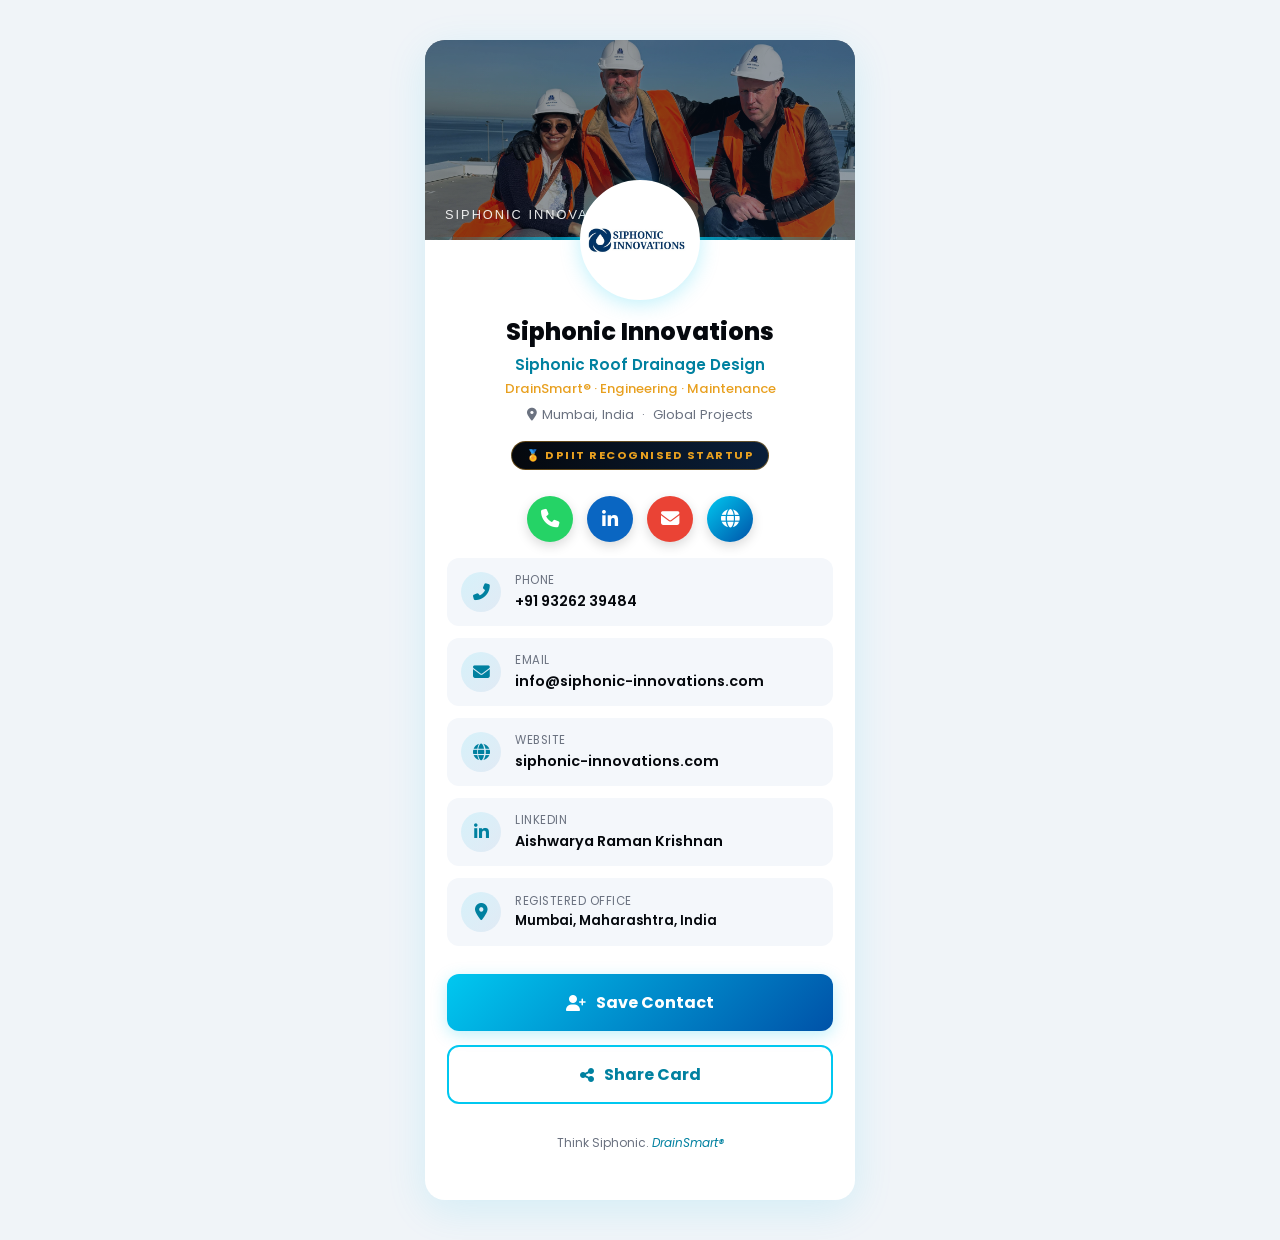
<file: digital-card/index.html>
<!DOCTYPE html>
<html lang="en">

<head>
    <meta charset="UTF-8">
    <meta name="viewport" content="width=device-width, initial-scale=1.0, maximum-scale=1.0, user-scalable=no">
    <title>Siphonic Innovations — Digital Card</title>
    <meta name="description"
        content="Siphonic Innovations LLP — Siphonic Roof Drainage Design & DrainSmart® Software. Connect with Aishwarya Raman Krishnan.">

    <!-- Google Fonts -->
    <link rel="preconnect" href="https://fonts.googleapis.com">
    <link rel="preconnect" href="https://fonts.gstatic.com" crossorigin>
    <link href="https://fonts.googleapis.com/css2?family=Poppins:wght@400;500;600;700;800&display=swap"
        rel="stylesheet">

    <!-- FontAwesome -->
    <link rel="stylesheet" href="https://cdnjs.cloudflare.com/ajax/libs/font-awesome/6.4.0/css/all.min.css">

    <style>
        :root {
            --cyan: #00C8F0;
            --gold: #E8A020;
            --navy: #05080D;
            --surface: #0E1824;
            --white: #FFFFFF;
            --muted: #7A94B0;
            --bg-body: #f0f4f8;
            --text-main: #1f2937;
            --text-muted: #6b7280;

            /* Social */
            --whatsapp: #25D366;
            --instagram: #E1306C;
            --linkedin: #0a66c2;
            --email: #EA4335;
            --website: #00C8F0;
        }

        * {
            margin: 0;
            padding: 0;
            box-sizing: border-box;
            font-family: 'Poppins', sans-serif;
            -webkit-tap-highlight-color: transparent;
        }

        body {
            background-color: var(--bg-body);
            color: var(--text-main);
            display: flex;
            justify-content: center;
            align-items: flex-start;
            min-height: 100vh;
        }

        .card-container {
            width: 100%;
            max-width: 430px;
            background-color: var(--white);
            min-height: 100vh;
            position: relative;
            box-shadow: 0 0 20px rgba(0, 0, 0, 0.05);
            padding-bottom: 48px;
        }

        @media (min-width: 431px) {
            body {
                align-items: center;
                padding: 40px 20px;
            }

            .card-container {
                min-height: auto;
                border-radius: 20px;
                overflow: hidden;
                box-shadow: 0 10px 40px rgba(0, 200, 240, 0.12);
            }
        }

        /* ── COVER BANNER ── */
        .cover-banner {
            height: 200px;
            background: linear-gradient(135deg, #05080D 0%, #0a1f3a 100%);
            position: relative;
            overflow: hidden;
        }

        .cover-image {
            width: 100%;
            height: 100%;
            object-fit: cover;
            object-position: center 30%;
            position: absolute;
            top: 0;
            left: 0;
            z-index: 0;
            opacity: 0.55;
        }

        /* Cyan accent line at bottom */
        .cover-banner::after {
            content: '';
            position: absolute;
            bottom: 0;
            left: 0;
            width: 100%;
            height: 3px;
            background: linear-gradient(90deg, transparent, var(--cyan), transparent);
            z-index: 2;
        }

        /* Company name watermark on cover */
        .cover-brand {
            position: absolute;
            bottom: 18px;
            left: 20px;
            z-index: 2;
            color: rgba(255, 255, 255, 0.9);
            font-family: 'Syne', sans-serif;
            font-size: 0.8rem;
            letter-spacing: 2px;
            text-transform: uppercase;
        }

        /* ── PROFILE PHOTO ── */
        .profile-container {
            position: relative;
            display: flex;
            justify-content: center;
            margin-top: -60px;
            z-index: 2;
        }

        .profile-photo {
            width: 120px;
            height: 120px;
            border-radius: 50%;
            border: 4px solid var(--white);
            background-color: var(--white);
            object-fit: contain;
            box-shadow: 0 4px 20px rgba(0, 200, 240, 0.25);
        }

        /* ── INFO ── */
        .info-section {
            text-align: center;
            padding: 14px 25px 6px;
        }

        .name {
            font-family: 'Poppins', sans-serif;
            font-size: 1.5rem;
            font-weight: 800;
            color: var(--navy);
            margin-bottom: 4px;
        }

        .title {
            font-size: 0.95rem;
            font-weight: 600;
            color: var(--cyan);
            color: #0081a0;
            margin-bottom: 3px;
        }

        .subtitle {
            font-size: 0.82rem;
            color: var(--gold);
            font-weight: 500;
            margin-bottom: 4px;
        }

        .location {
            font-size: 0.82rem;
            color: var(--text-muted);
            display: flex;
            align-items: center;
            justify-content: center;
            gap: 5px;
            margin-top: 6px;
        }

        /* ── DPIIT BADGE ── */
        .badge-row {
            display: flex;
            justify-content: center;
            margin: 10px 0 4px;
        }

        .dpiit-badge {
            background: linear-gradient(90deg, #05080D, #0a1f3a);
            color: var(--gold);
            font-size: 0.7rem;
            font-weight: 700;
            letter-spacing: 1.5px;
            padding: 5px 14px;
            border-radius: 20px;
            border: 1px solid rgba(232, 160, 32, 0.4);
            text-transform: uppercase;
        }

        /* ── SOCIAL ICONS ROW ── */
        .actions-row {
            display: flex;
            justify-content: center;
            gap: 14px;
            padding: 22px 25px 10px;
        }

        .action-btn {
            width: 46px;
            height: 46px;
            border-radius: 50%;
            display: flex;
            align-items: center;
            justify-content: center;
            color: var(--white);
            font-size: 1.15rem;
            text-decoration: none;
            transition: transform 0.2s ease, box-shadow 0.2s ease;
            box-shadow: 0 4px 12px rgba(0, 0, 0, 0.15);
        }

        .action-btn:active {
            transform: scale(0.94);
        }

        .btn-wa {
            background-color: #25D366;
        }

        .btn-li {
            background-color: var(--linkedin);
        }

        .btn-ig {
            background: linear-gradient(45deg, #f09433, #e6683c, #dc2743, #cc2366, #bc1888);
        }

        .btn-email {
            background-color: #EA4335;
        }

        .btn-web {
            background: linear-gradient(135deg, #00C8F0, #0052a8);
        }

        /* ── CONTACT LIST ── */
        .contact-list {
            padding: 6px 22px 0;
            display: flex;
            flex-direction: column;
            gap: 12px;
        }

        .contact-item {
            display: flex;
            align-items: center;
            gap: 14px;
            padding: 14px;
            background-color: #f4f7fb;
            border-radius: 12px;
            text-decoration: none;
            color: var(--text-main);
            transition: background-color 0.2s ease;
        }

        .contact-item:active {
            background-color: #e5e7eb;
        }

        .contact-icon {
            width: 40px;
            height: 40px;
            border-radius: 50%;
            background: linear-gradient(135deg, rgba(0, 200, 240, 0.12), rgba(0, 82, 168, 0.08));
            color: #0081a0;
            display: flex;
            align-items: center;
            justify-content: center;
            font-size: 1.05rem;
            flex-shrink: 0;
        }

        .contact-text {
            display: flex;
            flex-direction: column;
        }

        .contact-label {
            font-size: 0.72rem;
            color: var(--text-muted);
            margin-bottom: 2px;
            text-transform: uppercase;
            letter-spacing: 0.5px;
        }

        .contact-value {
            font-size: 0.9rem;
            font-weight: 600;
            color: var(--navy);
        }

        /* ── ACTION BUTTONS ── */
        .primary-actions {
            padding: 28px 22px 0;
            display: flex;
            flex-direction: column;
            gap: 14px;
        }

        .btn-save {
            width: 100%;
            padding: 16px;
            border-radius: 12px;
            border: none;
            background: linear-gradient(135deg, #00C8F0, #0052a8);
            color: var(--white);
            font-size: 1rem;
            font-weight: 700;
            display: flex;
            align-items: center;
            justify-content: center;
            gap: 10px;
            cursor: pointer;
            box-shadow: 0 4px 16px rgba(0, 200, 240, 0.25);
            transition: transform 0.2s ease, box-shadow 0.2s ease;
        }

        .btn-save:hover,
        .btn-save:active {
            transform: scale(0.99);
            box-shadow: 0 6px 22px rgba(0, 200, 240, 0.35);
        }

        .btn-share {
            width: 100%;
            padding: 15px;
            border-radius: 12px;
            border: 2px solid #00C8F0;
            background-color: transparent;
            color: #0081a0;
            font-size: 1rem;
            font-weight: 700;
            display: flex;
            align-items: center;
            justify-content: center;
            gap: 10px;
            cursor: pointer;
            transition: background-color 0.2s ease, transform 0.2s ease;
        }

        .btn-share:hover,
        .btn-share:active {
            transform: scale(0.99);
            background-color: rgba(0, 200, 240, 0.07);
        }

        /* ── FOOTER ── */
        .card-footer {
            text-align: center;
            margin-top: 30px;
            padding: 0 20px;
            color: var(--text-muted);
            font-size: 0.75rem;
        }

        .card-footer span {
            color: var(--cyan);
            font-style: italic;
            color: #0081a0;
        }

        /* ── TOAST ── */
        .toast {
            position: fixed;
            bottom: 24px;
            left: 50%;
            transform: translateX(-50%) translateY(100px);
            background-color: #05080D;
            color: white;
            padding: 12px 24px;
            border-radius: 8px;
            font-size: 0.88rem;
            border: 1px solid rgba(0, 200, 240, 0.3);
            transition: transform 0.3s ease, opacity 0.3s ease;
            z-index: 1000;
            opacity: 0;
            pointer-events: none;
        }

        .toast.show {
            transform: translateX(-50%) translateY(0);
            opacity: 1;
        }
    </style>
</head>

<body>

    <div class="card-container">

        <!-- Cover Banner -->
        <div class="cover-banner">
            <img src="../images/GROUP.jpeg" alt="Siphonic Team" class="cover-image">
            <div class="cover-brand">Siphonic Innovations LLP</div>
        </div>

        <!-- Logo / Profile Photo -->
        <div class="profile-container">
            <img src="../images/LOGO BG.jpg" alt="Siphonic Innovations Logo" class="profile-photo">
        </div>

        <!-- Info -->
        <div class="info-section">
            <h1 class="name">Siphonic Innovations</h1>
            <h2 class="title">Siphonic Roof Drainage Design</h2>
            <div class="subtitle">DrainSmart® · Engineering · Maintenance</div>
            <div class="location">
                <i class="fas fa-map-marker-alt"></i> Mumbai, India &nbsp;·&nbsp; Global Projects
            </div>
        </div>

        <!-- DPIIT Badge -->
        <div class="badge-row">
            <span class="dpiit-badge">🏅 DPIIT Recognised Startup</span>
        </div>

        <!-- Social Icons -->
        <div class="actions-row">
            <a href="tel:+919326239484" class="action-btn btn-wa" aria-label="Call">
                <i class="fas fa-phone"></i>
            </a>
            <a href="https://www.linkedin.com/in/aishwarya-raman-krishnan" class="action-btn btn-li"
                aria-label="LinkedIn" target="_blank">
                <i class="fab fa-linkedin-in"></i>
            </a>
            <!-- <a href="https://www.instagram.com/siphonicinnovations" class="action-btn btn-ig" aria-label="Instagram" target="_blank">
                <i class="fab fa-instagram"></i>
            </a> -->
            <a href="mailto:info@siphonic-innovations.com" class="action-btn btn-email" aria-label="Email">
                <i class="fas fa-envelope"></i>
            </a>
            <a href="https://siphonic-innovations.com" class="action-btn btn-web" aria-label="Website" target="_blank">
                <i class="fas fa-globe"></i>
            </a>
        </div>

        <!-- Contact Details -->
        <div class="contact-list">

            <a href="tel:+919326239484" class="contact-item">
                <div class="contact-icon"><i class="fas fa-phone-alt"></i></div>
                <div class="contact-text">
                    <span class="contact-label">Phone</span>
                    <span class="contact-value">+91 93262 39484</span>
                </div>
            </a>

            <a href="mailto:info@siphonic-innovations.com" class="contact-item">
                <div class="contact-icon"><i class="fas fa-envelope"></i></div>
                <div class="contact-text">
                    <span class="contact-label">Email</span>
                    <span class="contact-value">info@siphonic-innovations.com</span>
                </div>
            </a>

            <a href="https://siphonic-innovations.com" class="contact-item" target="_blank">
                <div class="contact-icon"><i class="fas fa-globe"></i></div>
                <div class="contact-text">
                    <span class="contact-label">Website</span>
                    <span class="contact-value">siphonic-innovations.com</span>
                </div>
            </a>

            <a href="https://www.linkedin.com/in/aishwarya-raman-krishnan" class="contact-item" target="_blank">
                <div class="contact-icon"><i class="fab fa-linkedin-in"></i></div>
                <div class="contact-text">
                    <span class="contact-label">LinkedIn</span>
                    <span class="contact-value">Aishwarya Raman Krishnan</span>
                </div>
            </a>

            <div class="contact-item" style="cursor:default;">
                <div class="contact-icon"><i class="fas fa-map-marker-alt"></i></div>
                <div class="contact-text">
                    <span class="contact-label">Registered Office</span>
                    <span class="contact-value" style="font-size:0.82rem;line-height:1.4;">Mumbai, Maharashtra,
                        India</span>
                </div>
            </div>

        </div>

        <!-- Save & Share -->
        <div class="primary-actions">
            <button class="btn-save" id="saveContactBtn">
                <i class="fas fa-user-plus"></i> Save Contact
            </button>
            <button class="btn-share" id="shareCardBtn">
                <i class="fas fa-share-alt"></i> Share Card
            </button>
        </div>

        <!-- Footer -->
        <div class="card-footer">
            <p>Think Siphonic. <span>DrainSmart®</span></p>
        </div>

    </div>

    <div class="toast" id="toast">Copied to clipboard!</div>

    <script>
        // ── SAVE VCARD ──
        document.getElementById('saveContactBtn').addEventListener('click', function () {
            const vcard = `BEGIN:VCARD
VERSION:3.0
FN:Siphonic Innovations LLP
ORG:Siphonic Innovations LLP
TITLE:Siphonic Roof Drainage Design & DrainSmart
TEL;TYPE=WORK,VOICE:+919326239484
EMAIL;TYPE=WORK:info@siphonic-innovations.com
URL:https://siphonic-innovations.com
ADR;TYPE=WORK:;;Mumbai;Maharashtra;;India
NOTE:DPIIT Recognised Startup. Siphonic Drainage Design | DrainSmart Software | Building Maintenance.
END:VCARD`;

            const blob = new Blob([vcard], { type: 'text/vcard' });
            const url = URL.createObjectURL(blob);
            const a = document.createElement('a');
            a.style.display = 'none';
            a.href = url;
            a.download = 'Siphonic_Innovations.vcf';
            document.body.appendChild(a);
            a.click();
            URL.revokeObjectURL(url);
            document.body.removeChild(a);
        });

        // ── SHARE / COPY ──
        document.getElementById('shareCardBtn').addEventListener('click', async function () {
            const shareData = {
                title: 'Siphonic Innovations — Digital Card',
                text: 'Connect with Siphonic Innovations LLP — Siphonic Roof Drainage & DrainSmart®',
                url: window.location.href
            };

            if (navigator.share) {
                try { await navigator.share(shareData); }
                catch (err) { console.error(err); }
            } else {
                try {
                    await navigator.clipboard.writeText(window.location.href);
                    showToast('Card link copied to clipboard!');
                } catch {
                    const ta = document.createElement('textarea');
                    ta.value = window.location.href;
                    document.body.appendChild(ta);
                    ta.select();
                    document.execCommand('copy');
                    document.body.removeChild(ta);
                    showToast('Card link copied to clipboard!');
                }
            }
        });

        function showToast(msg) {
            const t = document.getElementById('toast');
            t.textContent = msg;
            t.classList.add('show');
            setTimeout(() => t.classList.remove('show'), 3000);
        }
    </script>

</body>

</html>
</file>
